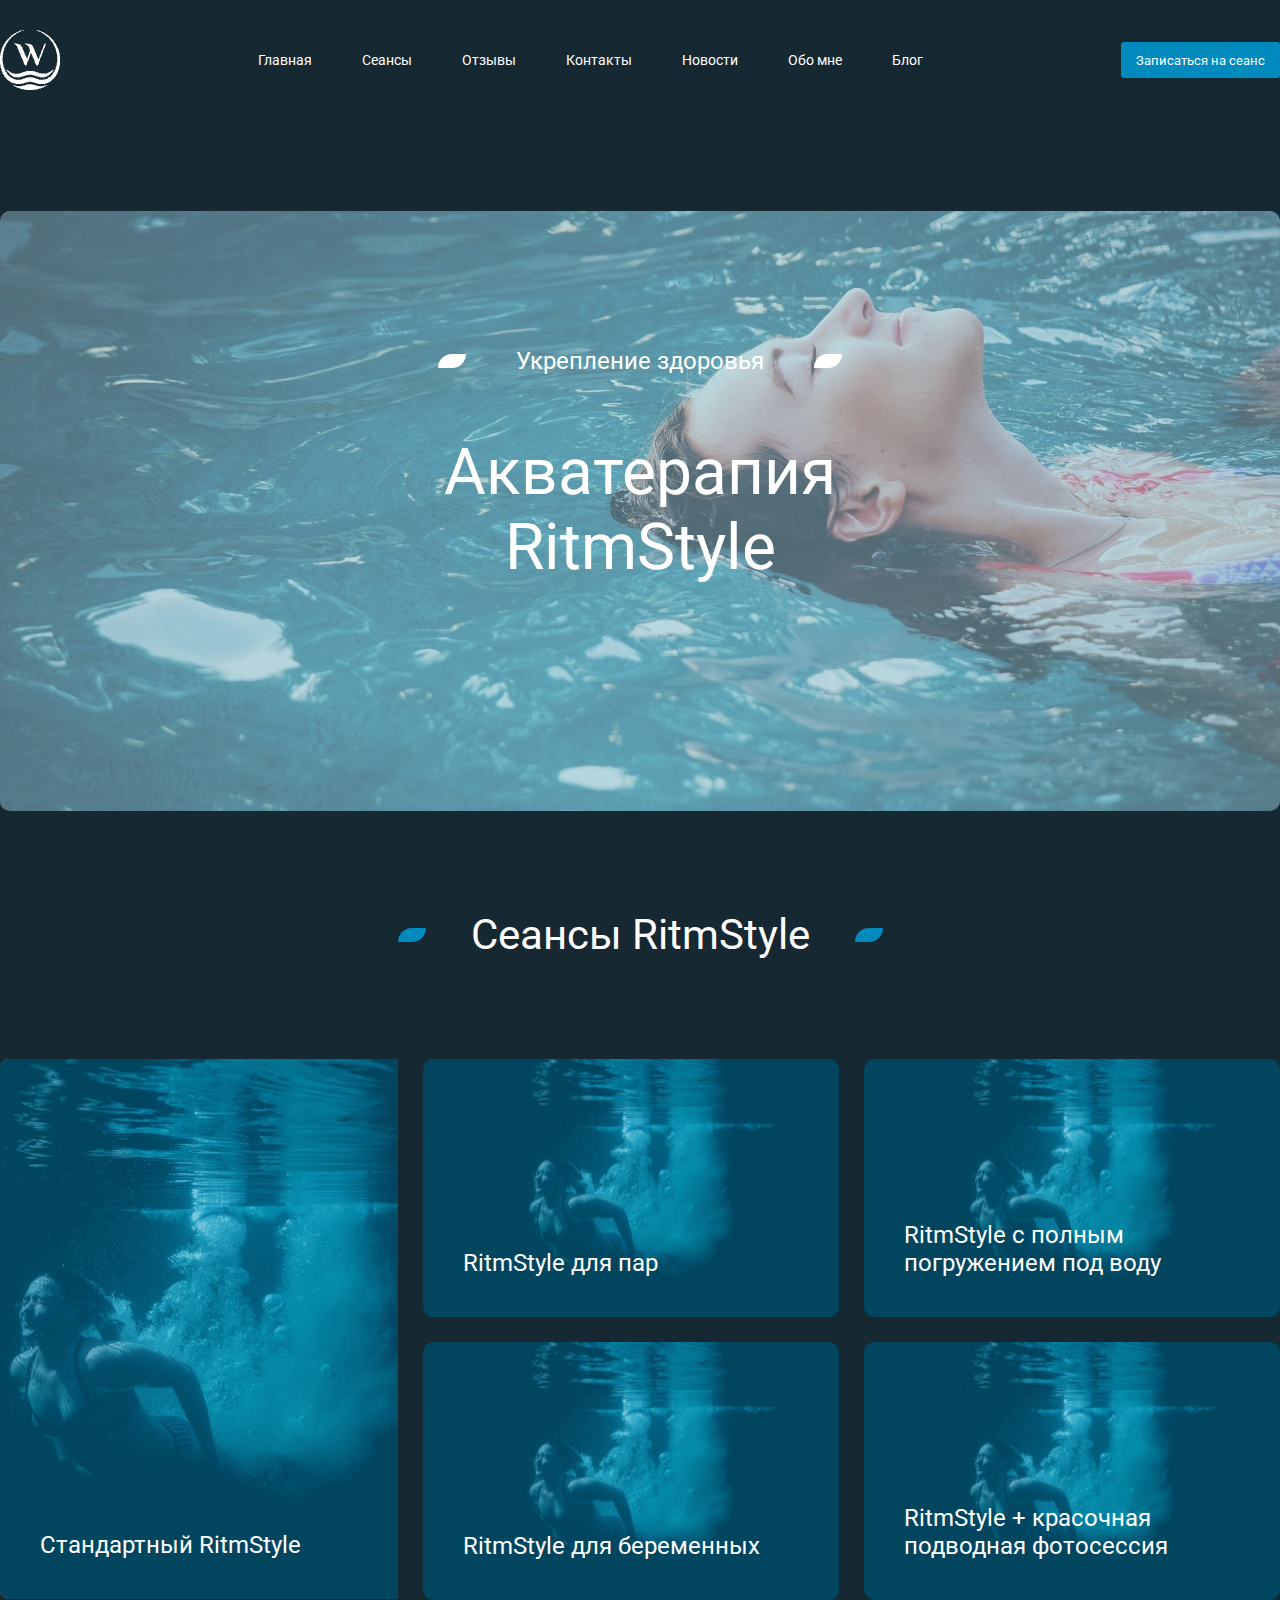
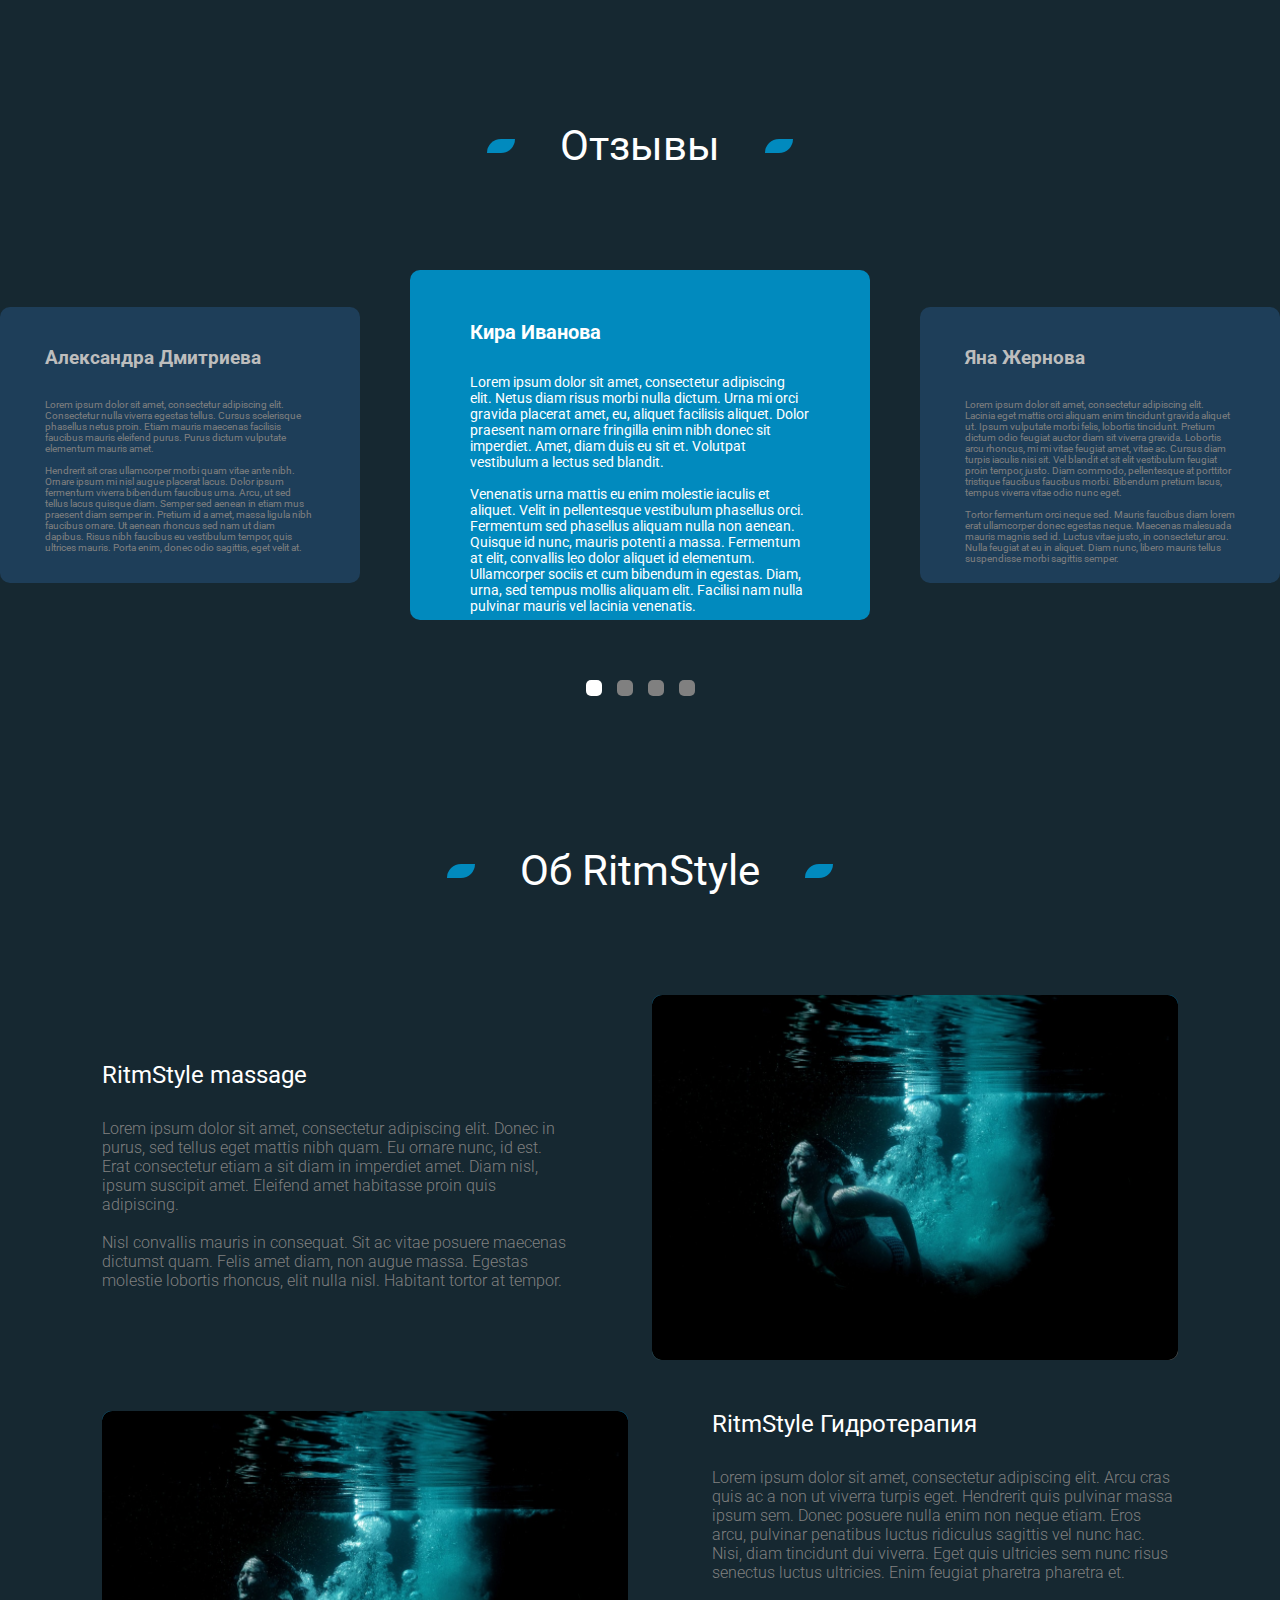
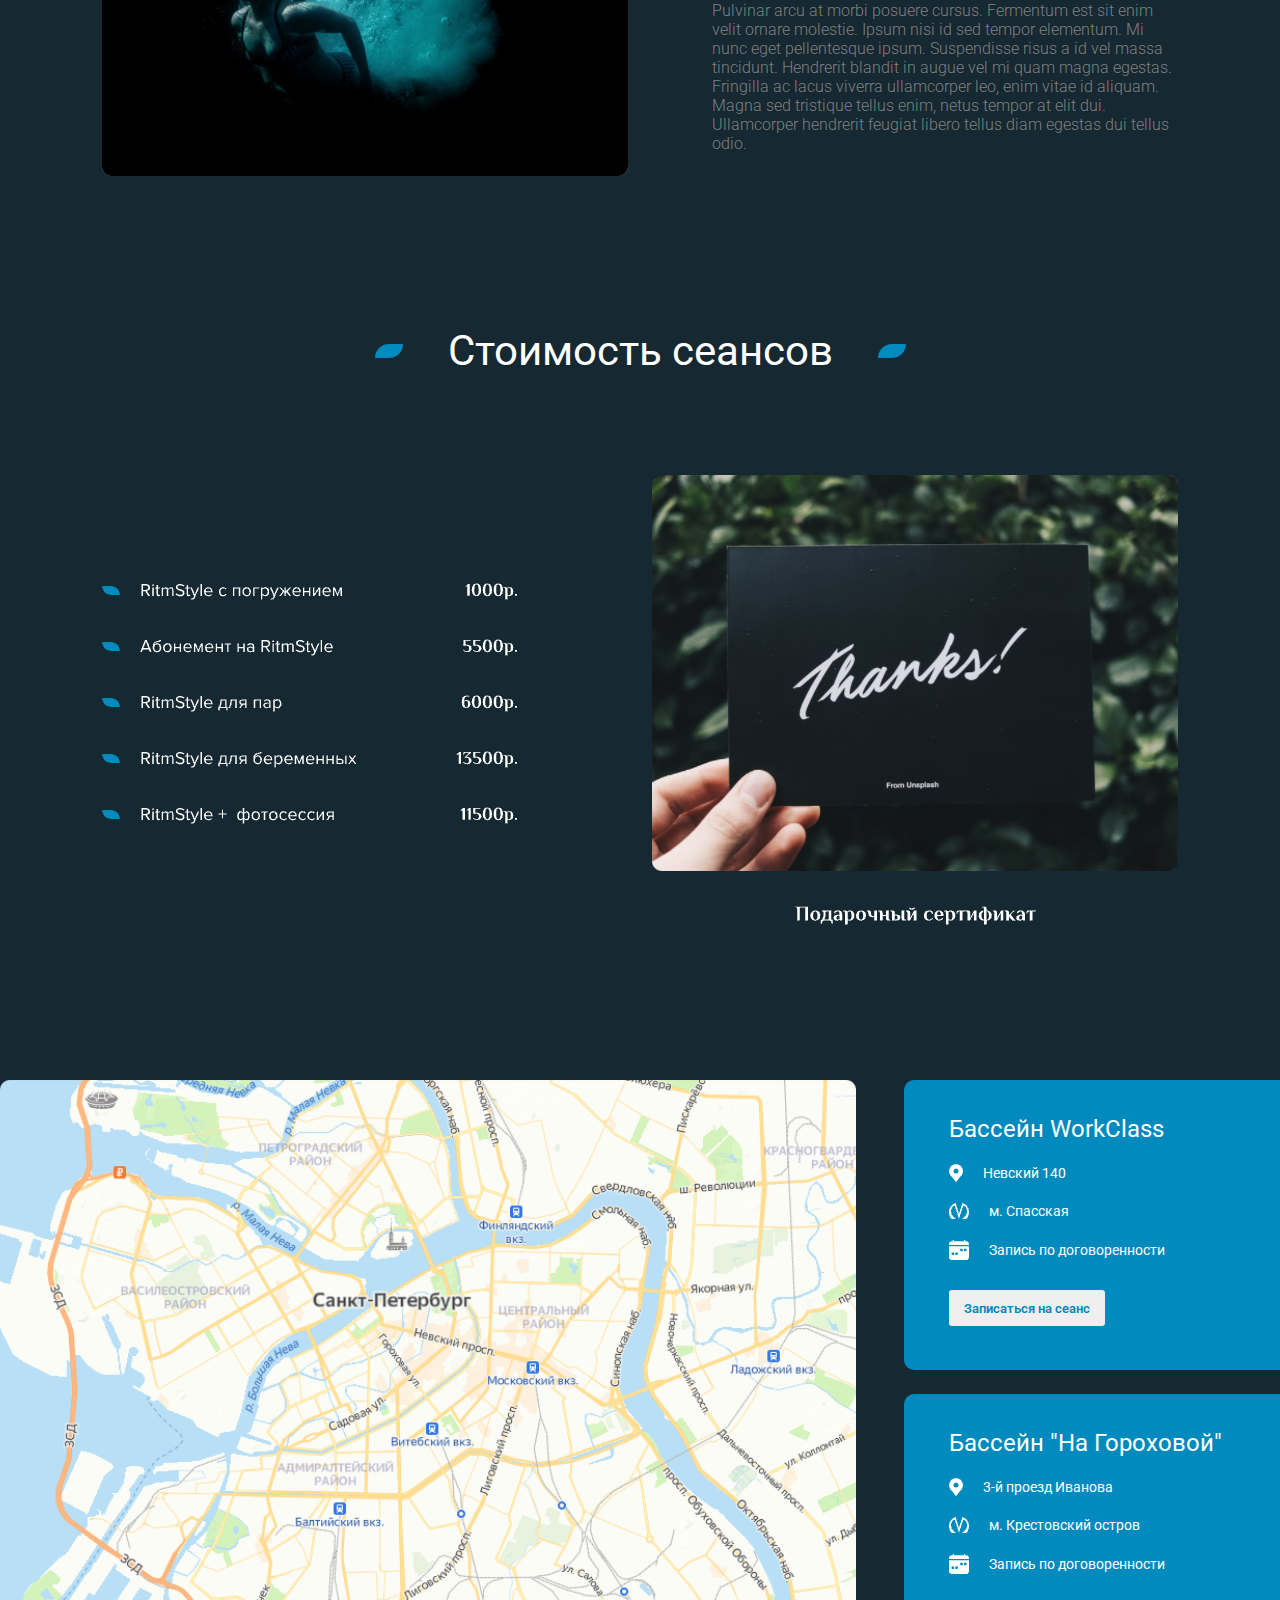
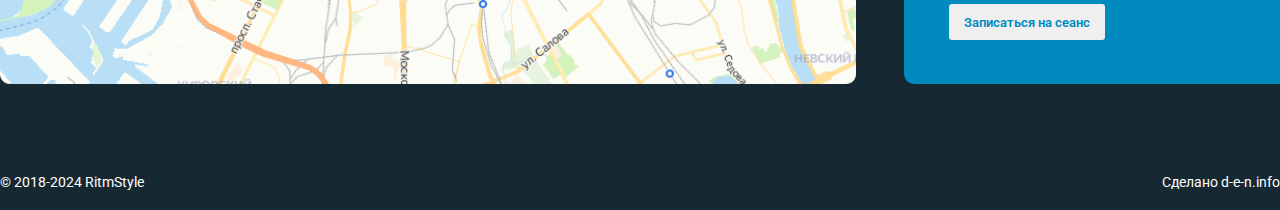
<file: index.html>
<!DOCTYPE html>
<html>
  <head>
    <meta charset="utf-8" />
    <meta http-equiv="X-UA-Compatible" content="IE=edge" />
    <title>AQUA</title>
    <meta name="viewport" content="width=device-width, initial-scale=1" />
    <link rel="preconnect" href="https://fonts.googleapis.com" />
    <link rel="preconnect" href="https://fonts.gstatic.com" crossorigin />
    <link
      href="https://fonts.googleapis.com/css2?family=Roboto:ital,wght@0,100;0,300;0,400;0,500;0,700;0,900;1,100;1,300;1,400;1,500;1,700;1,900&display=swap"
      rel="stylesheet"
    />
    <link
      rel="stylesheet"
      type="text/css"
      media="screen"
      href="styles/style.css"
    />
  </head>
  <body>
    <header class="header">
      <nav class="header-nav">
        <img src="img/Group 1.png" alt="logo" />

        <ul class="nav-items">
          <li><a href="index.html">Главная</a></li>
          <li><a href="#session-title-text">Сеансы</a></li>
          <li><a href="#reviews-text">Отзывы</a></li>
          <li><a href="#map">Контакты</a></li>
          <li><a href="layout/news.html" target="_blank">Новости</a></li>
          <li>
            <a href="https://github.com/Tr3nuss" target="_blank">Обо мне</a>
          </li>
          <li><a href="layout/blog.html" target="_blank">Блог</a></li>
        </ul>

        <button class="header-nav-button">Записаться на сеанс</button>
      </nav>
    </header>

    <main class="main">
      <div class="main-font">
        <div class="main-font-title">
          <div class="title-sheet" id="left-title-sheet"></div>
          <div class="title-text">Укрепление здоровья</div>
          <div class="title-sheet"></div>
        </div>

        <div class="suptitle-text">Акватерапия <br />RitmStyle</div>
      </div>

      <section class="session-list">
        <div class="session-title">
          <div class="session-sheet" id="left-title-sheet"></div>
          <div id="session-title-text">Сеансы RitmStyle</div>
          <div class="session-sheet"></div>
        </div>

        <div class="card-list">
          <div class="first-card-list-item"><p>Стандартный RitmStyle</p></div>
          <div class="card-right-items">
            <div>
              <div class="card-list-item"><p>RitmStyle для пар</p></div>
              <div class="card-list-item"><p>RitmStyle для беременных</p></div>
            </div>

            <div>
              <div class="card-list-item">
                <p>
                  RitmStyle с полным<br />
                  погружением под воду
                </p>
              </div>
              <div class="card-list-item">
                <p>
                  RitmStyle + красочная<br />
                  подводная фотосессия
                </p>
              </div>
            </div>
          </div>
        </div>
      </section>
    </main>

    <section class="reviews-section">
      <div class="reviews">
        <div class="reviews-sheet"></div>
        <div id="reviews-text">Отзывы</div>
        <div class="reviews-sheet"></div>
      </div>

      <div class="reviews-blocks">
        <div class="reviews-block">
          <h3>Александра Дмитриева</h3>
          <p>
            Lorem ipsum dolor sit amet, consectetur adipiscing elit. Consectetur
            nulla viverra egestas tellus. Cursus scelerisque phasellus netus
            proin. Etiam mauris maecenas facilisis faucibus mauris eleifend
            purus. Purus dictum vulputate elementum mauris amet.<br />
            <br />
            Hendrerit sit cras ullamcorper morbi quam vitae ante nibh. Ornare
            ipsum mi nisl augue placerat lacus. Dolor ipsum fermentum viverra
            bibendum faucibus urna. Arcu, ut sed tellus lacus quisque diam.
            Semper sed aenean in etiam mus praesent diam semper in. Pretium id a
            amet, massa ligula nibh faucibus ornare. Ut aenean rhoncus sed nam
            ut diam dapibus. Risus nibh faucibus eu vestibulum tempor, quis
            ultrices mauris. Porta enim, donec odio sagittis, eget velit at.
          </p>
        </div>
        <div class="reviews-active-block">
          <h3>Кира Иванова</h3>
          <p>
            Lorem ipsum dolor sit amet, consectetur adipiscing elit. Netus diam
            risus morbi nulla dictum. Urna mi orci gravida placerat amet, eu,
            aliquet facilisis aliquet. Dolor praesent nam ornare fringilla enim
            nibh donec sit imperdiet. Amet, diam duis eu sit et. Volutpat
            vestibulum a lectus sed blandit.<br />
            <br />
            Venenatis urna mattis eu enim molestie iaculis et aliquet. Velit in
            pellentesque vestibulum phasellus orci. Fermentum sed phasellus
            aliquam nulla non aenean. Quisque id nunc, mauris potenti a massa.
            Fermentum at elit, convallis leo dolor aliquet id elementum.
            Ullamcorper sociis et cum bibendum in egestas. Diam, urna, sed
            tempus mollis aliquam elit. Facilisi nam nulla pulvinar mauris vel
            lacinia venenatis.
          </p>
        </div>
        <div class="reviews-block">
          <h3>Яна Жернова</h3>
          <p>
            Lorem ipsum dolor sit amet, consectetur adipiscing elit. Lacinia
            eget mattis orci aliquam enim tincidunt gravida aliquet ut. Ipsum
            vulputate morbi felis, lobortis tincidunt. Pretium dictum odio
            feugiat auctor diam sit viverra gravida. Lobortis arcu rhoncus, mi
            mi vitae feugiat amet, vitae ac. Cursus diam turpis iaculis nisi
            sit. Vel blandit et sit elit vestibulum feugiat proin tempor, justo.
            Diam commodo, pellentesque at porttitor tristique faucibus faucibus
            morbi. Bibendum pretium lacus, tempus viverra vitae odio nunc
            eget.<br />
            <br />
            Tortor fermentum orci neque sed. Mauris faucibus diam lorem erat
            ullamcorper donec egestas neque. Maecenas malesuada mauris magnis
            sed id. Luctus vitae justo, in consectetur arcu. Nulla feugiat at eu
            in aliquet. Diam nunc, libero mauris tellus suspendisse morbi
            sagittis semper.
          </p>
        </div>
      </div>

      <div class="reviews-blocks-squares">
        <div id="first-reviews-blocks-squares"></div>
        <div></div>
        <div></div>
        <div></div>
      </div>
    </section>

    <section class="session-description">
      <div class="session-description-title">
        <div class="session-description-sheet"></div>
        <div class="session-descirption-word">Об RitmStyle</div>
        <div class="session-description-sheet"></div>
      </div>

      <div class="session-description-blocks">
        <div class="session-description-block-massage">
          <p class="session-description-block-massage-title">
            RitmStyle massage
          </p>
          <p class="session-description-block-massage-text">
            Lorem ipsum dolor sit amet, consectetur adipiscing elit. Donec in
            purus, sed tellus eget mattis nibh quam. Eu ornare nunc, id est.
            Erat consectetur etiam a sit diam in imperdiet amet. Diam nisl,
            ipsum suscipit amet. Eleifend amet habitasse proin quis
            adipiscing.<br />
            <br />
            Nisl convallis mauris in consequat. Sit ac vitae posuere maecenas
            dictumst quam. Felis amet diam, non augue massa. Egestas molestie
            lobortis rhoncus, elit nulla nisl. Habitant tortor at tempor.
          </p>
        </div>

        <div class="session-description-block-image"></div>
        <div class="session-description-block-image"></div>

        <div class="session-descirption-block-hydroterapy">
          <p class="session-description-block-massage-title">
            RitmStyle Гидротерапия
          </p>
          <p class="session-description-block-massage-text">
            Lorem ipsum dolor sit amet, consectetur adipiscing elit. Arcu cras
            quis ac a non ut viverra turpis eget. Hendrerit quis pulvinar massa
            ipsum sem. Donec posuere nulla enim non neque etiam. Eros arcu,
            pulvinar penatibus luctus ridiculus sagittis vel nunc hac. Nisi,
            diam tincidunt dui viverra. Eget quis ultricies sem nunc risus
            senectus luctus ultricies. Enim feugiat pharetra pharetra et.<br />
            <br />
            Pulvinar arcu at morbi posuere cursus. Fermentum est sit enim velit
            ornare molestie. Ipsum nisi id sed tempor elementum. Mi nunc eget
            pellentesque ipsum. Suspendisse risus a id vel massa tincidunt.
            Hendrerit blandit in augue vel mi quam magna egestas. Fringilla ac
            lacus viverra ullamcorper leo, enim vitae id aliquam. Magna sed
            tristique tellus enim, netus tempor at elit dui. Ullamcorper
            hendrerit feugiat libero tellus diam egestas dui tellus odio.
          </p>
        </div>
      </div>
    </section>

    <section class="session-price">
      <div class="session-description-title">
        <div class="session-price-sheet"></div>
        <div class="session-price-word">Стоимость сеансов</div>
        <div class="session-price-sheet"></div>
      </div>

      <div class="session-price-images">
        <img src="img/session-price.png" alt="session price" />
        <img src="img/gift-certificate.png" alt="gift-certificate" />
      </div>
    </section>

    <section class="section-map">
      <img src="img/map.png" alt="map" id="map" />

      <nav class="place-nav">
        <div class="place-1">
          <p class="place-nav-title">Бассейн WorkClass</p>
          <div>
            <img src="img/map-address.png" alt="place" />
            <p class="map-address-text">Невский 140</p>
          </div>

          <div>
            <img src="img/map-place.png" alt="address" />
            <p class="map-address-text">м. Спасская</p>
          </div>

          <div>
            <img src="img/map-record.png" alt="record" />
            <p class="map-address-text">Запись по договоренности</p>
          </div>

          <button class="record">Записаться на сеанс</button>
        </div>

        <div class="place-2">
          <p class="place-nav-title">Бассейн "На Гороховой"</p>
          <div>
            <img src="img/map-address.png" alt="place" />
            <p class="map-address-text">3-й проезд Иванова</p>
          </div>

          <div>
            <img src="img/map-place.png" alt="address" />
            <p class="map-address-text">м. Крестовский остров</p>
          </div>

          <div>
            <img src="img/map-record.png" alt="record" />
            <p class="map-address-text">Запись по договоренности</p>
          </div>

          <button class="record">Записаться на сеанс</button>
        </div>
      </nav>
    </section>

    <footer>
      <p>© 2018-2024 RitmStyle</p>
      <p>Сделано d-e-n.info</p>
    </footer>
  </body>
</html>
</file>
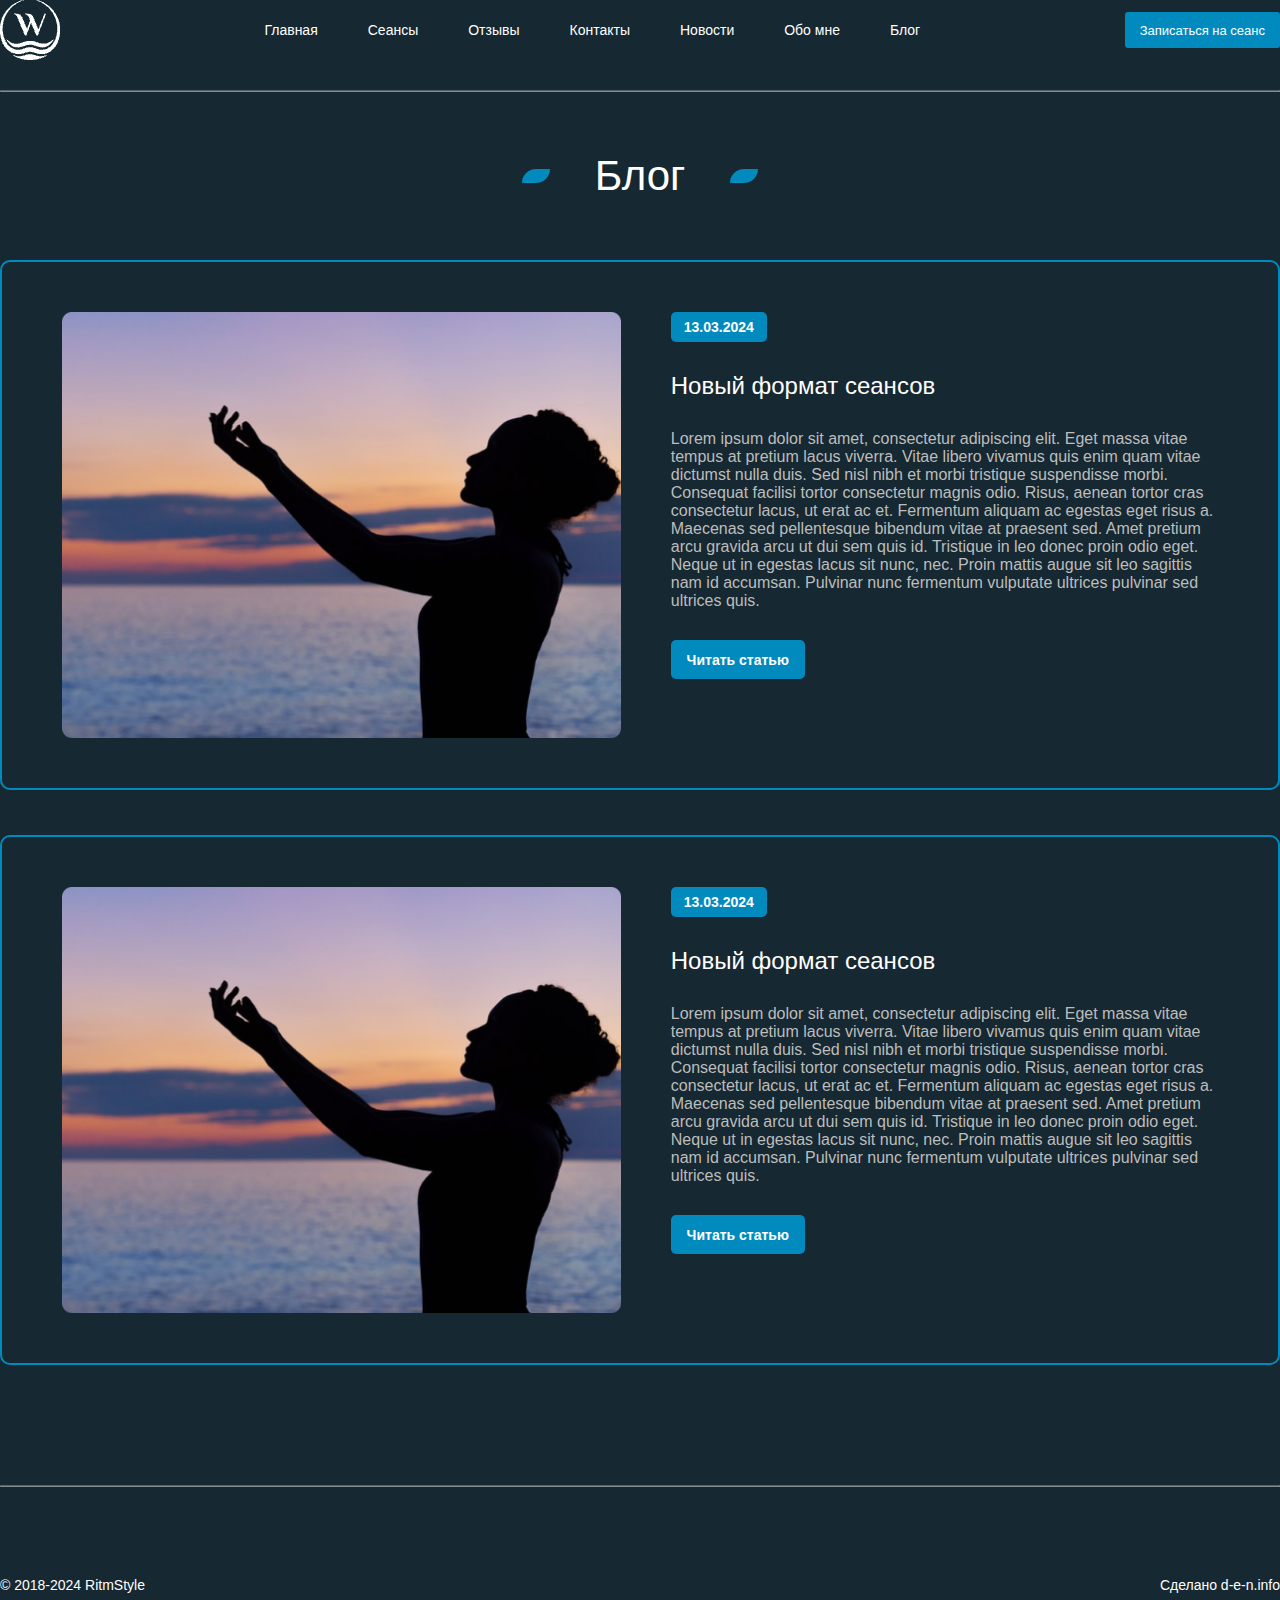
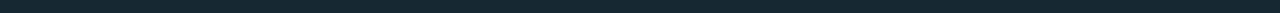
<file: layout/blog.html>
<!DOCTYPE html>
<html>
  <head>
    <meta charset="utf-8" />
    <meta http-equiv="X-UA-Compatible" content="IE=edge" />
    <title>AQUA</title>
    <meta name="viewport" content="width=device-width, initial-scale=1" />
    <link
      rel="stylesheet"
      type="text/css"
      media="screen"
      href="../styles/blog.css"
    />
  </head>
  <body>
    <div class="blog-container">
      <header class="header">
        <nav class="header-nav">
          <img src="../img/Group 1.png" alt="logo" />

          <ul class="nav-items">
            <li><a href="../index.html" target="_blank">Главная</a></li>
            <li>
              <a href="../index.html" target="_blank">Сеансы</a>
            </li>
            <li><a href="../index.html" target="_blank">Отзывы</a></li>
            <li><a href="../index.html" target="_blank">Контакты</a></li>
            <li><a href="../layout/news.html" target="_blank">Новости</a></li>
            <li>
              <a href="https://github.com/Tr3nuss" target="_blank">Обо мне</a>
            </li>
            <li><a href="../layout/blog.html">Блог</a></li>
          </ul>

          <button class="header-nav-button">Записаться на сеанс</button>
        </nav>
      </header>

      <hr />

      <main class="blog-main">
        <div class="blog-title">
          <div class="blog-title-sheet"></div>
          <div class="blog-title-text">Блог</div>
          <div class="blog-title-sheet"></div>
        </div>

        <section class="newsession-cards">
          <div class="newsession-cards-item">
            <img src="../img/newsession.png" alt="newsession" />
            <div class="newsession-cards-item-description">
              <div class="newsession-cards-item-date">13.03.2024</div>
              <h2 class="newsession-cards-item-title">Новый формат сеансов</h2>
              <p class="newsession-cards-item-text">
                Lorem ipsum dolor sit amet, consectetur adipiscing elit. Eget
                massa vitae tempus at pretium lacus viverra. Vitae libero
                vivamus quis enim quam vitae dictumst nulla duis. Sed nisl nibh
                et morbi tristique suspendisse morbi. Consequat facilisi tortor
                consectetur magnis odio. Risus, aenean tortor cras consectetur
                lacus, ut erat ac et. Fermentum aliquam ac egestas eget risus a.
                Maecenas sed pellentesque bibendum vitae at praesent sed. Amet
                pretium arcu gravida arcu ut dui sem quis id. Tristique in leo
                donec proin odio eget. Neque ut in egestas lacus sit nunc, nec.
                Proin mattis augue sit leo sagittis nam id accumsan. Pulvinar
                nunc fermentum vulputate ultrices pulvinar sed ultrices quis.
              </p>
              <div class="newsession-cards-item-read-link">Читать статью</div>
            </div>
          </div>

          <div class="newsession-cards-item">
            <img src="../img/newsession.png" alt="newsession" />
            <div class="newsession-cards-item-description">
              <div class="newsession-cards-item-date">13.03.2024</div>
              <h2 class="newsession-cards-item-title">Новый формат сеансов</h2>
              <p class="newsession-cards-item-text">
                Lorem ipsum dolor sit amet, consectetur adipiscing elit. Eget
                massa vitae tempus at pretium lacus viverra. Vitae libero
                vivamus quis enim quam vitae dictumst nulla duis. Sed nisl nibh
                et morbi tristique suspendisse morbi. Consequat facilisi tortor
                consectetur magnis odio. Risus, aenean tortor cras consectetur
                lacus, ut erat ac et. Fermentum aliquam ac egestas eget risus a.
                Maecenas sed pellentesque bibendum vitae at praesent sed. Amet
                pretium arcu gravida arcu ut dui sem quis id. Tristique in leo
                donec proin odio eget. Neque ut in egestas lacus sit nunc, nec.
                Proin mattis augue sit leo sagittis nam id accumsan. Pulvinar
                nunc fermentum vulputate ultrices pulvinar sed ultrices quis.
              </p>
              <div class="newsession-cards-item-read-link">Читать статью</div>
            </div>
          </div>
        </section>
      </main>

      <hr id="second-line" />

      <footer>
        <p>© 2018-2024 RitmStyle</p>
        <p>Сделано d-e-n.info</p>
      </footer>
    </div>
  </body>
</html>
</file>
<file: styles/style.css>
body {
  background-color: #162831;
}

* {
  margin: 0;
  padding: 0;
  box-sizing: border-box;
  font-family: "Roboto", sans-serif;
}

.header {
  max-width: 1298px;
  margin: 30px auto;
}

.header-nav {
  display: flex;
  justify-content: space-between;
  align-items: center;
}

.nav-items {
  display: flex;
  gap: 50px;
}

.nav-items a:hover {
  color: #0277bd;
}

.nav-items li,
.nav-items a {
  text-decoration: none;
  list-style: none;
  color: #fff;
  font-size: 14px;
  font-weight: 400;
  transition: color 0.3s linear;
}

.header-nav-button {
  background: #018abe;
  border: none;
  outline: none;
  padding: 9px 15px;
  font-size: 13px;
  color: #fff;
  font-weight: 400;
  height: 36px;
  border-radius: 3px;
}

.main {
  max-width: 1298px;
  margin: 121px auto;
}

.main-font {
  background: url(../img/main-font.jpeg);
  height: 600px;
  border-radius: 10px;
}

.main-font-title {
  display: flex;
  justify-content: center;
  align-items: center;
  gap: 50px;
  padding-top: 136px;
}

.title-sheet {
  background: #fff;
  width: 28px;
  height: 14px;
  border-radius: 50px 0px;
}

.title-text {
  font-size: 24px;
  color: #fff;
}

.suptitle-text {
  text-align: center;
  padding-top: 60px;
  font-size: 64px;
  color: #fff;
}

.session-title {
  display: flex;
  justify-content: center;
  gap: 45px;
  align-items: center;
  padding-top: 99px;
}

.session-sheet {
  background: #018abe;
  width: 28px;
  height: 14px;
  border-radius: 50px 0px;
}

#session-title-text {
  font-size: 42px;
  color: #fff;
}

.card-list {
  margin-top: 100px;
  gap: 25px;
  display: flex;
}

.card-right-items {
  display: flex;
  gap: 25px;
}

.card-right-items div {
  display: flex;
  flex-direction: column;
  gap: 25px;
}

.first-card-list-item {
  width: 416px;
  height: 540px;
  background: url(../img/img1.png);
  position: relative;
}

.card-list-item {
  width: 416px;
  height: 258px;
  background: url(../img/img2.png);
  position: relative;
}

.card-list-item p,
.first-card-list-item p {
  color: #fff;
  font-size: 24px;
  padding: 40px;
  position: absolute;
  bottom: 0;
}

.reviews-section {
  max-width: 1736px;
  margin: 0 auto;
}

.reviews {
  display: flex;
  justify-content: center;
  align-items: center;
  gap: 45px;
}

#reviews-text {
  color: #fff;
  font-size: 42px;
}

.reviews-sheet {
  width: 28px;
  height: 14px;
  background: #018abe;
  border-radius: 50px 0px;
}

.reviews-blocks {
  margin-top: 100px;
  display: flex;
  justify-content: center;
  align-items: center;
  gap: 50px;
}

.reviews-block {
  background: #1e3e59;
  width: 500px;
  height: 276px;
  border-radius: 10px;
  padding: 40px 45px;
}

.reviews-block {
  font-size: 16px;
  color: #bdbdbd;
}

.reviews-block p {
  margin-top: 30px;
  font-size: 10px;
  color: grey;
}

.reviews-active-block {
  padding: 50px 60px;
  background: #018abe;
  width: 636px;
  height: 350px;
  border-radius: 10px;
}

.reviews-active-block h3 {
  font-size: 20px;
  color: #fff;
}

.reviews-active-block p {
  margin-top: 30px;
  font-size: 14px;
  color: #fff;
}

.reviews-blocks-squares {
  display: flex;
  justify-content: center;
  gap: 15px;
  margin-top: 60px;
}

#first-reviews-blocks-squares {
  background: #fff;
}

.reviews-blocks-squares div {
  width: 16px;
  height: 16px;
  background: grey;
  border-radius: 5px;
}

.session-description {
  max-width: 1076px;
  margin: 0 auto;
}

.session-description-title {
  display: flex;
  align-items: center;
  justify-content: center;
  margin-top: 150px;
  gap: 45px;
}

.session-descirption-word {
  font-size: 42px;
  color: #fff;
}

.session-description-sheet {
  width: 28px;
  height: 14px;
  background: #018abe;
  border-radius: 50px 0px;
}

.session-description-blocks {
  margin-top: 100px;
  display: flex;
  flex-wrap: wrap;
  gap: 50px;
  justify-content: space-between;
  align-items: center;
}

.session-description-block-massage {
  width: 466px;
  height: 234px;
}

.session-description-block-massage-title {
  font-size: 24px;
  color: #fff;
}

.session-description-block-massage-text {
  margin-top: 30px;
  font-size: 16px;
  font-weight: 300;
  color: grey;
}

.session-description-block-image {
  width: 526px;
  height: 365px;
  background: url(../img/img3.png);
}

.session-descirption-block-hydroterapy {
  width: 466px;
  height: 366px;
}

.session-price {
  max-width: 1076px;
  margin: 150px auto;
}

.session-price-word {
  font-size: 42px;
  color: #fff;
}

.session-price-sheet {
  width: 28px;
  height: 14px;
  background: #018abe;
  border-radius: 50px 0px;
}

.session-price-images {
  display: flex;
  justify-content: space-between;
  align-items: center;
  margin-top: 100px;
}

.section-map {
  max-width: 1296px;
  margin: 0 auto;
  display: flex;
  gap: 48px;
}

.place-nav {
  display: flex;
  flex-direction: column;
  gap: 24px;
}

.place-1,
.place-2 {
  width: 392px;
  height: 290px;
  background: #018abe;
  padding: 35px 45px;
  border-radius: 10px;
}

.place-nav-title {
  font-size: 24px;
  color: #fff;
}

.place-1 div,
.place-2 div {
  display: flex;
  align-items: center;
  gap: 20px;
  margin-top: 21px;
}

.place-1 div p,
.place-2 div p {
  font-size: 14px;
  font-weight: 400;
  color: #fff;
}

.record {
  padding: 9px 15px;
  margin-top: 30px;
  height: 36px;
  border-radius: 3px;
  color: #018abe;
  font-size: 13px;
  font-weight: 600;
  border: none;
  outline: none;
}

footer {
  max-width: 1296px;
  margin: 90px auto 20px auto;
  display: flex;
  align-items: center;
  justify-content: space-between;
}

footer p {
  font-size: 14px;
  font-weight: 400;
  color: #fff;
}
</file>
<file: styles/blog.css>
body {
  background-color: #162831;
}

* {
  margin: 0;
  padding: 0;
  box-sizing: border-box;
  font-family: "Roboto", sans-serif;
}

.news-container {
  max-width: 1298px;
  margin: 30px auto;
}

.header-nav {
  display: flex;
  justify-content: space-between;
  align-items: center;
}

.nav-items {
  display: flex;
  gap: 50px;
}

.nav-items a:hover {
  color: #0277bd;
}

.nav-items li,
.nav-items a {
  text-decoration: none;
  list-style: none;
  color: #fff;
  font-size: 14px;
  font-weight: 400;
  transition: color 0.3s linear;
}

.header-nav-button {
  background: #018abe;
  border: none;
  outline: none;
  padding: 9px 15px;
  font-size: 13px;
  color: #fff;
  font-weight: 400;
  height: 36px;
  border-radius: 3px;
}

hr {
  margin-top: 30px;
  opacity: 0.5;
}

.blog-main {
  margin-top: 60px;
}

.blog-title {
  display: flex;
  align-items: center;
  justify-content: center;
  gap: 45px;
}

.blog-title-text {
  font-size: 42px;
  color: #fff;
}

.blog-title-sheet {
  width: 28px;
  height: 14px;
  background: #018abe;
  border-radius: 50px 0px;
}

.newsession-cards {
  margin-top: 60px;
  display: flex;
  flex-wrap: wrap;
  gap: 45px;
}

.newsession-cards-item-description {
  display: flex;
  flex-direction: column;
  gap: 30px;
}

.newsession-cards-item {
  padding: 50px 60px;
  width: 100%;
  height: 530px;
  border: 2px solid #018abe;
  border-radius: 10px;
  display: flex;
  gap: 50px;
}

.newsession-cards-item-date {
  width: 96px;
  height: 30px;
  border-radius: 5px;
  background: #018abe;
  color: #fff;
  font-size: 14px;
  font-weight: 700;
  display: flex;
  align-items: center;
  justify-content: center;
}

.newsession-cards-item-title {
  color: #fff;
  font-weight: 300;
}

.newsession-cards-item-text {
  font-size: 16px;
  font-weight: 300;
  color: #bdbdbd;
}

.newsession-cards-item-read-link {
  background: #018abe;
  color: #fff;
  width: 134px;
  height: 39px;
  font-size: 14px;
  font-weight: 700;
  display: flex;
  align-items: center;
  justify-content: center;
  border-radius: 5px;
}

#second-line {
  margin-top: 120px;
}

footer {
  max-width: 1296px;
  margin: 90px auto 20px auto;
  display: flex;
  align-items: center;
  justify-content: space-between;
}

footer p {
  font-size: 14px;
  font-weight: 400;
  color: #fff;
}
</file>
